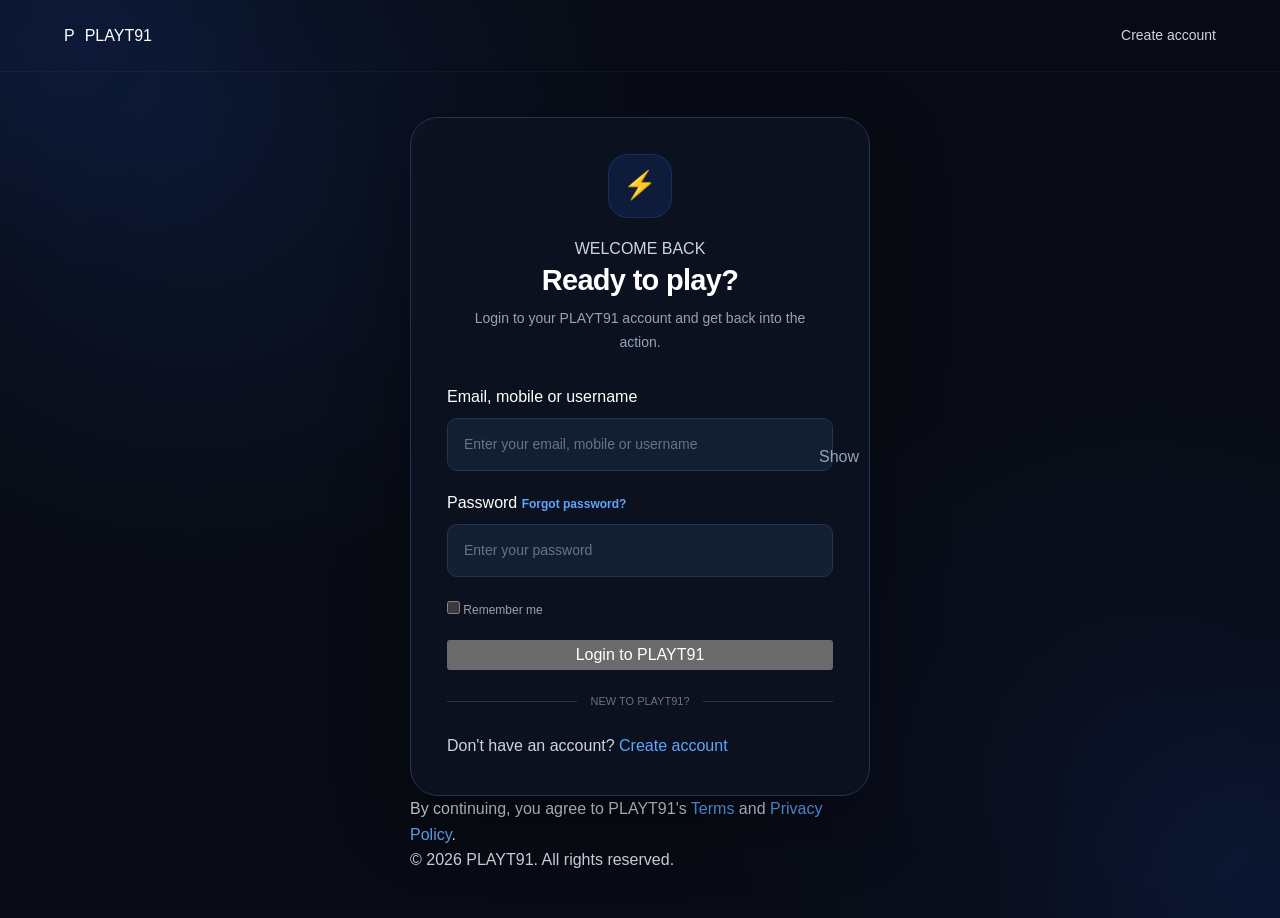
<file: index.html>
<!DOCTYPE html>
<html lang="en">
<head>
  <meta charset="UTF-8">
  <meta
    name="viewport"
    content="width=device-width, initial-scale=1.0"
  >

  <meta name="theme-color" content="#080b13">

  <meta
    name="description"
    content="PLAYT91 - Play, compete and join Free Fire tournaments."
  >

  <title>PLAYT91 - Welcome</title>

  <meta
    http-equiv="refresh"
    content="0; url=auth/login.html"
  >

  <script>
    window.location.replace("auth/login.html");
  </script>
</head>

<body>
  <p>
    Redirecting to PLAYT91...
    <a href="auth/login.html">Continue to login</a>
  </p>
</body>
</html>
</file>
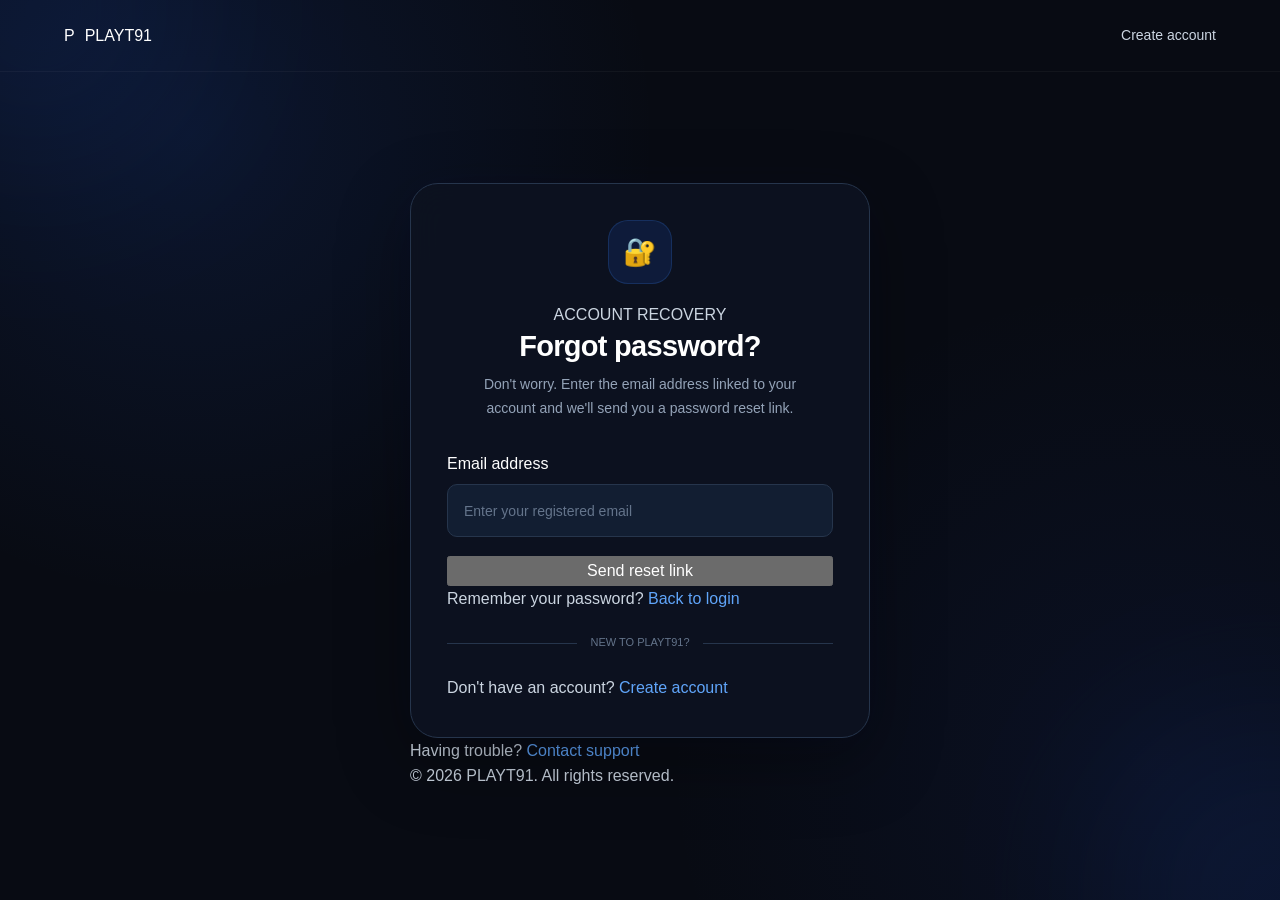
<file: auth/forgot-password.html>
<!DOCTYPE html>
<html lang="en">
<head>
  <meta charset="UTF-8">
  <meta name="viewport" content="width=device-width, initial-scale=1.0">
  <meta name="theme-color" content="#080b13">
  <meta name="description" content="Reset your PLAYT91 account password.">

  <title>Forgot Password | PLAYT91</title>

  <link rel="stylesheet" href="../css/global.css">
  <link rel="stylesheet" href="../css/auth.css">
  <link rel="stylesheet" href="../css/responsive.css">
</head>

<body class="auth-page">

  <div class="auth-background" aria-hidden="true">
    <div class="auth-glow auth-glow-one"></div>
    <div class="auth-glow auth-glow-two"></div>
  </div>

  <header class="auth-header">
    <a href="../index.html" class="auth-brand" aria-label="PLAYT91 home">
      <span class="auth-brand-icon">P</span>
      <span>PLAYT<span class="brand-highlight">91</span></span>
    </a>

    <a href="register.html" class="auth-header-link">
      Create account
    </a>
  </header>

  <main class="auth-main">
    <div class="auth-container">

      <section class="auth-card auth-recovery-card">

        <div class="auth-heading">

          <div class="auth-heading-icon" aria-hidden="true">
            <span>🔐</span>
          </div>

          <p class="auth-eyebrow">ACCOUNT RECOVERY</p>

          <h1 class="auth-title">Forgot password?</h1>

          <p class="auth-subtitle">
            Don't worry. Enter the email address linked to your account
            and we'll send you a password reset link.
          </p>

        </div>

        <div
          id="recoveryMessage"
          class="auth-message"
          role="alert"
          aria-live="polite"
          hidden
        ></div>

        <form id="forgotPasswordForm" class="auth-form" novalidate>

          <div class="auth-field">

            <label for="recoveryEmail">Email address</label>

            <input
              type="email"
              id="recoveryEmail"
              name="email"
              class="auth-input"
              placeholder="Enter your registered email"
              autocomplete="email"
              autocapitalize="none"
              spellcheck="false"
              required
            >

          </div>

          <button
            type="submit"
            id="recoveryButton"
            class="auth-submit-button"
          >
            <span class="auth-button-text">Send reset link</span>

            <span
              class="auth-spinner"
              aria-hidden="true"
              hidden
            ></span>
          </button>

        </form>

        <div class="auth-recovery-help">
          <p>
            Remember your password?
            <a href="login.html">Back to login</a>
          </p>
        </div>

        <div class="auth-divider">
          <span>NEW TO PLAYT91?</span>
        </div>

        <div class="auth-bottom-links">
          <p>
            Don't have an account?
            <a href="register.html">Create account</a>
          </p>
        </div>

      </section>

      <div class="auth-footer">

        <p>
          Having trouble?
          <a href="mailto:support@playt91.com">Contact support</a>
        </p>

        <p class="auth-copyright">
          © 2026 PLAYT91. All rights reserved.
        </p>

      </div>

    </div>
  </main>

  <script type="module" src="../js/auth/forgot-password.js"></script>

</body>
</html>
</file>
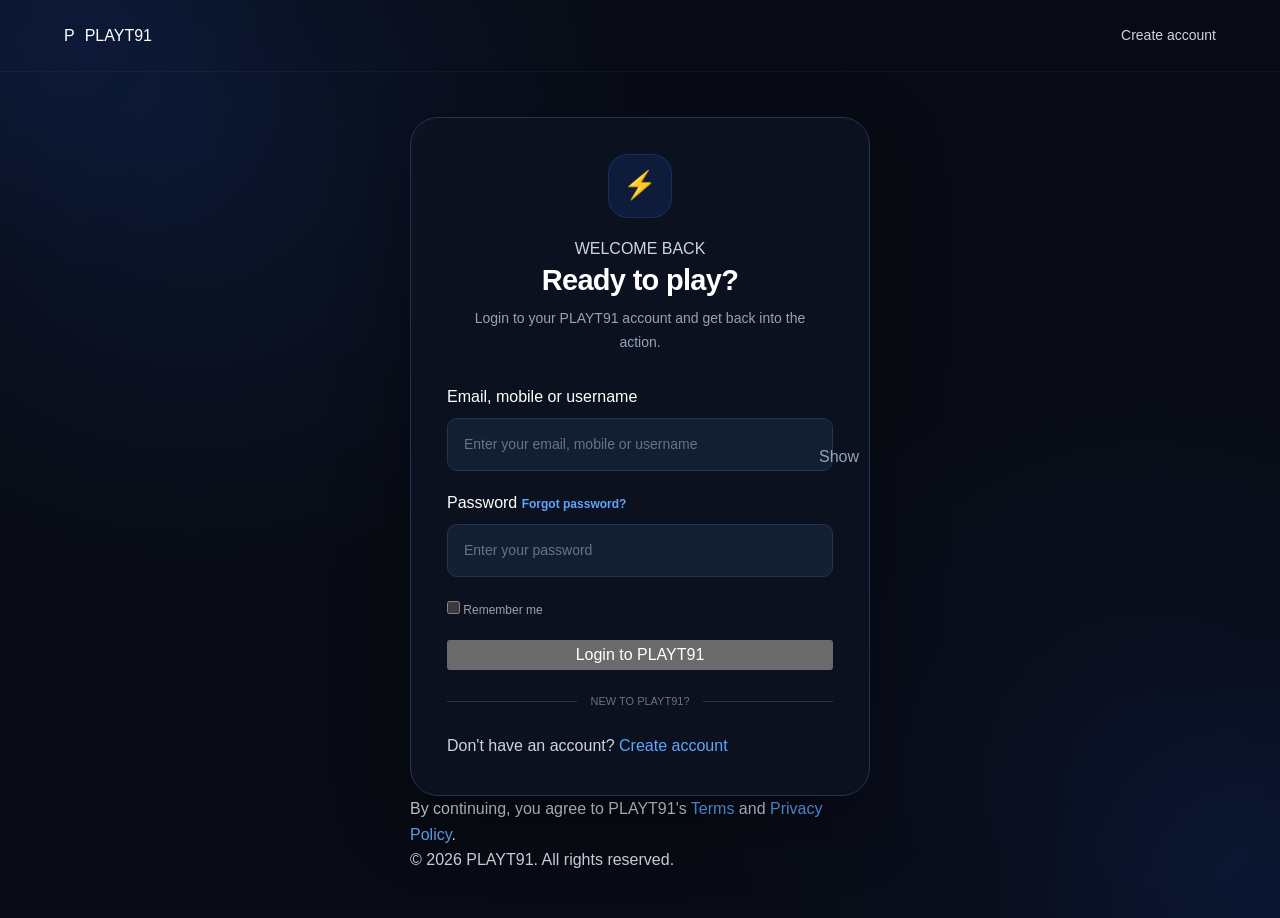
<file: auth/login.html>
<!DOCTYPE html>
<html lang="en">
<head>
  <meta charset="UTF-8">
  <meta name="viewport" content="width=device-width, initial-scale=1.0">
  <meta name="theme-color" content="#080b13">
  <meta name="description" content="Login to PLAYT91 and join Free Fire tournaments.">

  <title>Login | PLAYT91</title>

  <link rel="stylesheet" href="../css/global.css">
  <link rel="stylesheet" href="../css/auth.css">
  <link rel="stylesheet" href="../css/responsive.css">
</head>

<body class="auth-page">

  <div class="auth-background" aria-hidden="true">
    <div class="auth-glow auth-glow-one"></div>
    <div class="auth-glow auth-glow-two"></div>
  </div>

  <header class="auth-header">
    <a href="../index.html" class="auth-brand" aria-label="PLAYT91 home">
      <span class="auth-brand-icon">P</span>
      <span>PLAYT<span class="brand-highlight">91</span></span>
    </a>

    <a href="register.html" class="auth-header-link">
      Create account
    </a>
  </header>

  <main class="auth-main">
    <div class="auth-container">

      <section class="auth-card">

        <div class="auth-heading">
          <div class="auth-heading-icon" aria-hidden="true">
            <span>⚡</span>
          </div>

          <p class="auth-eyebrow">WELCOME BACK</p>

          <h1 class="auth-title">Ready to play?</h1>

          <p class="auth-subtitle">
            Login to your PLAYT91 account and get back into the action.
          </p>
        </div>

        <div
          id="loginMessage"
          class="auth-message"
          role="alert"
          aria-live="polite"
          hidden
        ></div>

        <form id="loginForm" class="auth-form" novalidate>

          <div class="auth-field">
            <label for="loginIdentifier">Email, mobile or username</label>

            <input
              type="text"
              id="loginIdentifier"
              name="identifier"
              class="auth-input"
              placeholder="Enter your email, mobile or username"
              autocomplete="username"
              autocapitalize="none"
              spellcheck="false"
              required
            >
          </div>

          <div class="auth-field">
            <div class="auth-label-row">
              <label for="loginPassword">Password</label>

              <a href="forgot-password.html" class="auth-forgot-link">
                Forgot password?
              </a>
            </div>

            <div class="auth-password-wrapper">
              <input
                type="password"
                id="loginPassword"
                name="password"
                class="auth-input"
                placeholder="Enter your password"
                autocomplete="current-password"
                required
              >

              <button
                type="button"
                class="auth-password-toggle"
                data-password-toggle="loginPassword"
                aria-label="Show password"
                aria-pressed="false"
              >
                Show
              </button>
            </div>
          </div>

          <div class="auth-form-helper">
            <label class="auth-checkbox-label">
              <input
                type="checkbox"
                id="rememberMe"
                name="rememberMe"
              >
              <span>Remember me</span>
            </label>
          </div>

          <button
            type="submit"
            id="loginButton"
            class="auth-submit-button"
          >
            <span class="auth-button-text">Login to PLAYT91</span>
            <span
              class="auth-spinner"
              aria-hidden="true"
              hidden
            ></span>
          </button>

        </form>

        <div class="auth-divider">
          <span>NEW TO PLAYT91?</span>
        </div>

        <div class="auth-bottom-links">
          <p>
            Don't have an account?
            <a href="register.html">Create account</a>
          </p>
        </div>

      </section>

      <div class="auth-footer">
        <p>
          By continuing, you agree to PLAYT91's
          <a href="#" aria-label="Terms and conditions">Terms</a>
          and
          <a href="#" aria-label="Privacy policy">Privacy Policy</a>.
        </p>

        <p class="auth-copyright">
          © 2026 PLAYT91. All rights reserved.
        </p>
      </div>

    </div>
  </main>

  <script type="module" src="../js/auth/login.js"></script>

</body>
</html>
</file>
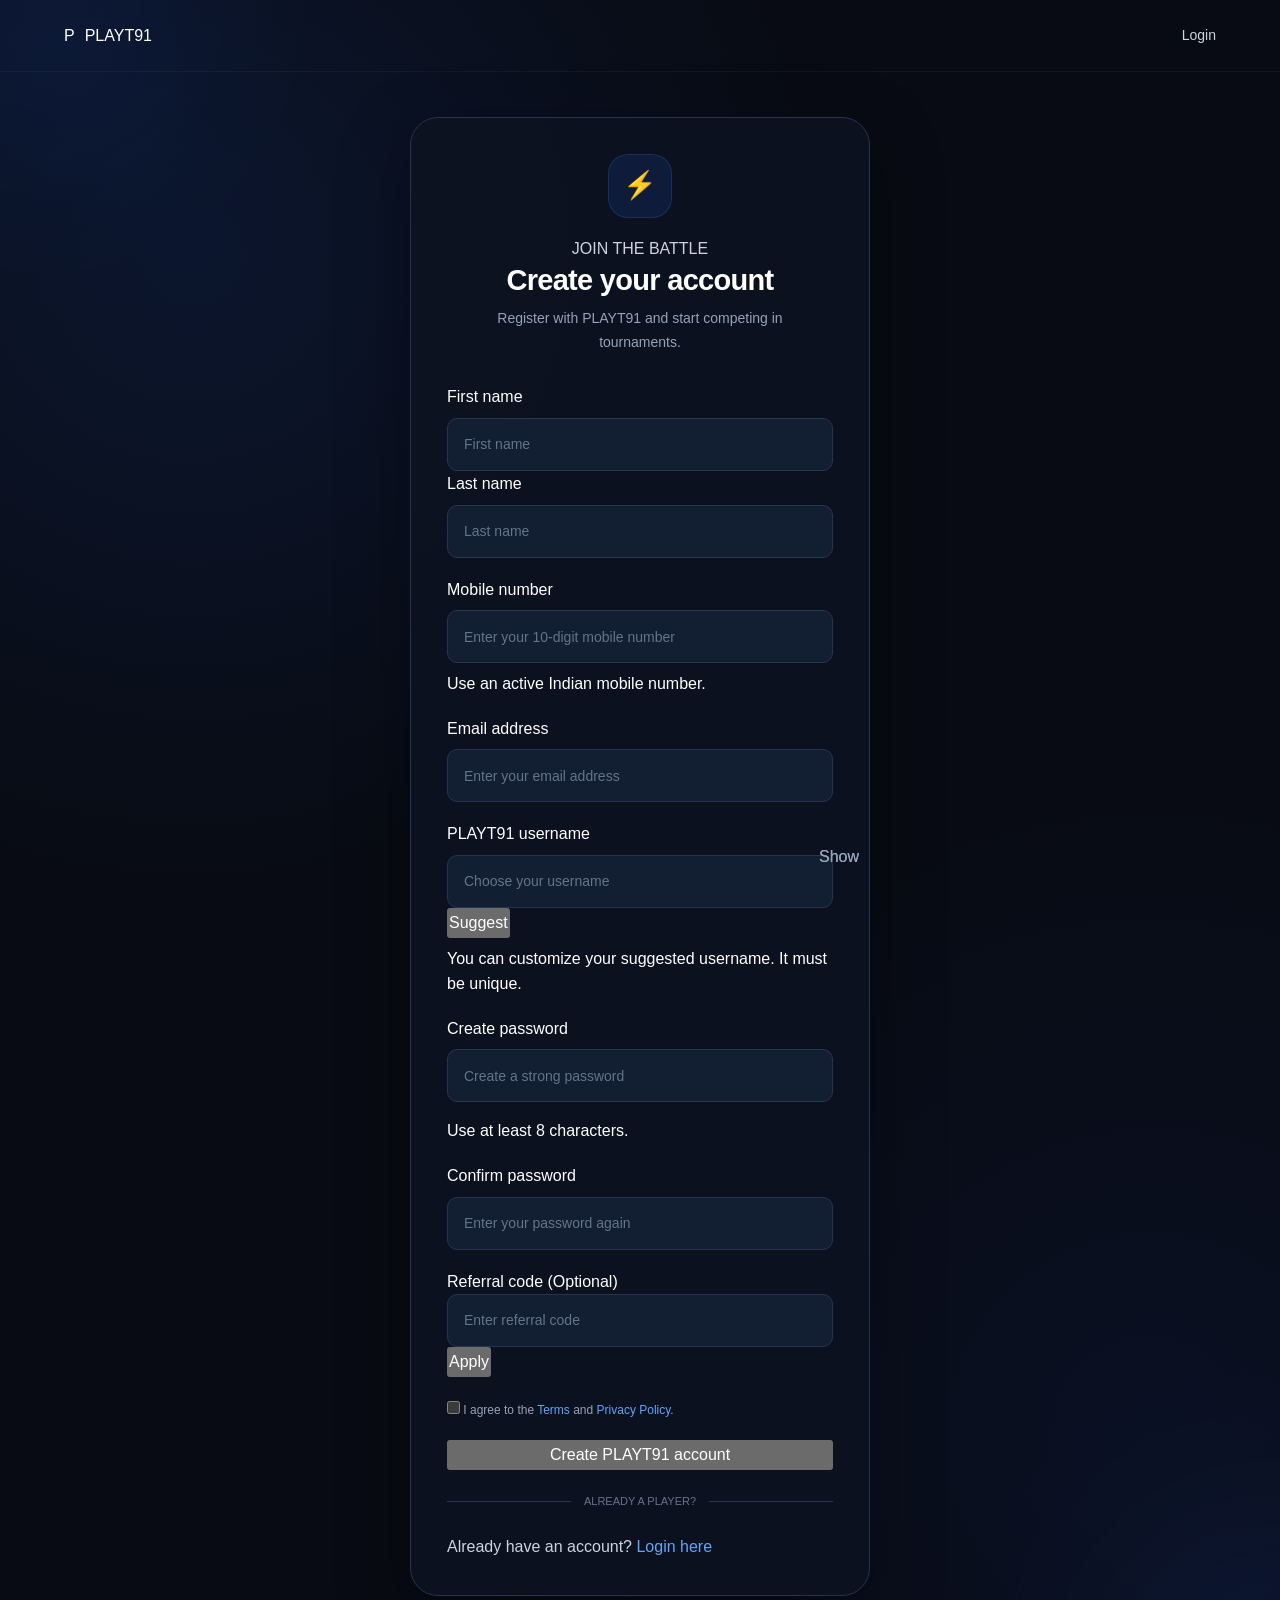
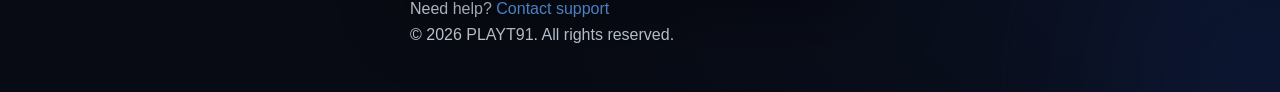
<file: auth/register.html>
<!DOCTYPE html>
<html lang="en">
<head>
  <meta charset="UTF-8">
  <meta name="viewport" content="width=device-width, initial-scale=1.0">
  <meta name="theme-color" content="#080b13">
  <meta name="description" content="Create your PLAYT91 account and join Free Fire tournaments.">

  <title>Create Account | PLAYT91</title>

  <link rel="stylesheet" href="../css/global.css">
  <link rel="stylesheet" href="../css/auth.css">
  <link rel="stylesheet" href="../css/responsive.css">
</head>

<body class="auth-page">

  <div class="auth-background" aria-hidden="true">
    <div class="auth-glow auth-glow-one"></div>
    <div class="auth-glow auth-glow-two"></div>
  </div>

  <header class="auth-header">
    <a href="../index.html" class="auth-brand" aria-label="PLAYT91 home">
      <span class="auth-brand-icon">P</span>
      <span>PLAYT<span class="brand-highlight">91</span></span>
    </a>

    <a href="login.html" class="auth-header-link">
      Login
    </a>
  </header>

  <main class="auth-main">
    <div class="auth-container">

      <section class="auth-card">

        <div class="auth-heading">
          <div class="auth-heading-icon" aria-hidden="true">
            <span>⚡</span>
          </div>

          <p class="auth-eyebrow">JOIN THE BATTLE</p>

          <h1 class="auth-title">Create your account</h1>

          <p class="auth-subtitle">
            Register with PLAYT91 and start competing in tournaments.
          </p>
        </div>

        <div
          id="registerMessage"
          class="auth-message"
          role="alert"
          aria-live="polite"
          hidden
        ></div>

        <form id="registerForm" class="auth-form" novalidate>

          <div class="auth-register-grid">

            <div class="auth-field">
              <label for="firstName">First name</label>

              <input
                type="text"
                id="firstName"
                name="firstName"
                class="auth-input"
                placeholder="First name"
                autocomplete="given-name"
                maxlength="40"
                required
              >
            </div>

            <div class="auth-field">
              <label for="lastName">Last name</label>

              <input
                type="text"
                id="lastName"
                name="lastName"
                class="auth-input"
                placeholder="Last name"
                autocomplete="family-name"
                maxlength="40"
                required
              >
            </div>

          </div>

          <div class="auth-field">
            <label for="registerPhone">Mobile number</label>

            <input
              type="tel"
              id="registerPhone"
              name="phone"
              class="auth-input"
              placeholder="Enter your 10-digit mobile number"
              autocomplete="tel"
              inputmode="numeric"
              maxlength="10"
              required
            >

            <span class="auth-field-hint">
              Use an active Indian mobile number.
            </span>
          </div>

          <div class="auth-field">
            <label for="registerEmail">Email address</label>

            <input
              type="email"
              id="registerEmail"
              name="email"
              class="auth-input"
              placeholder="Enter your email address"
              autocomplete="email"
              autocapitalize="none"
              spellcheck="false"
              required
            >
          </div>

          <div class="auth-field">
            <label for="registerUsername">PLAYT91 username</label>

            <div class="auth-username-wrapper">
              <input
                type="text"
                id="registerUsername"
                name="username"
                class="auth-input"
                placeholder="Choose your username"
                autocomplete="username"
                autocapitalize="none"
                spellcheck="false"
                minlength="3"
                maxlength="20"
                required
              >

              <button
                type="button"
                id="suggestUsernameButton"
                class="auth-username-button"
              >
                Suggest
              </button>
            </div>

            <span class="auth-field-hint">
              You can customize your suggested username. It must be unique.
            </span>
          </div>

          <div class="auth-field">
            <label for="registerPassword">Create password</label>

            <div class="auth-password-wrapper">
              <input
                type="password"
                id="registerPassword"
                name="password"
                class="auth-input"
                placeholder="Create a strong password"
                autocomplete="new-password"
                minlength="8"
                required
              >

              <button
                type="button"
                class="auth-password-toggle"
                data-password-toggle="registerPassword"
                aria-label="Show password"
                aria-pressed="false"
              >
                Show
              </button>
            </div>

            <div
              id="passwordStrength"
              class="auth-password-strength"
              aria-live="polite"
            ></div>

            <span class="auth-field-hint">
              Use at least 8 characters.
            </span>
          </div>

          <div class="auth-field">
            <label for="confirmPassword">Confirm password</label>

            <div class="auth-password-wrapper">
              <input
                type="password"
                id="confirmPassword"
                name="confirmPassword"
                class="auth-input"
                placeholder="Enter your password again"
                autocomplete="new-password"
                minlength="8"
                required
              >

              <button
                type="button"
                class="auth-password-toggle"
                data-password-toggle="confirmPassword"
                aria-label="Show password"
                aria-pressed="false"
              >
                Show
              </button>
            </div>
          </div>

          <div class="auth-referral-section">

            <label for="referralCode">
              Referral code
              <span class="auth-optional">(Optional)</span>
            </label>

            <div class="auth-referral-wrapper">
              <input
                type="text"
                id="referralCode"
                name="referralCode"
                class="auth-input"
                placeholder="Enter referral code"
                autocapitalize="characters"
                maxlength="30"
              >

              <button
                type="button"
                id="applyReferralButton"
                class="auth-referral-button"
              >
                Apply
              </button>
            </div>

            <span
              id="referralMessage"
              class="auth-field-hint"
              aria-live="polite"
            ></span>

          </div>

          <div class="auth-form-helper">

            <label class="auth-checkbox-label">
              <input
                type="checkbox"
                id="acceptTerms"
                name="acceptTerms"
                required
              >

              <span>
                I agree to the
                <a href="#" aria-label="Terms and conditions">Terms</a>
                and
                <a href="#" aria-label="Privacy policy">Privacy Policy</a>.
              </span>
            </label>

          </div>

          <button
            type="submit"
            id="registerButton"
            class="auth-submit-button"
          >
            <span class="auth-button-text">Create PLAYT91 account</span>

            <span
              class="auth-spinner"
              aria-hidden="true"
              hidden
            ></span>
          </button>

        </form>

        <div class="auth-divider">
          <span>ALREADY A PLAYER?</span>
        </div>

        <div class="auth-bottom-links">
          <p>
            Already have an account?
            <a href="login.html">Login here</a>
          </p>
        </div>

      </section>

      <div class="auth-footer">
        <p>
          Need help?
          <a href="mailto:support@playt91.com">Contact support</a>
        </p>

        <p class="auth-copyright">
          © 2026 PLAYT91. All rights reserved.
        </p>
      </div>

    </div>
  </main>

  <script type="module" src="../js/auth/register.js"></script>

</body>
</html>
</file>
<file: css/global.css>
/* ==========================================
   PLAYT91 - GLOBAL DESIGN SYSTEM
   Version: 1.0
========================================== */

/* 1. COLOR SYSTEM */
:root {
  color-scheme: dark;

  --blue-50: #eff6ff;
  --blue-100: #dbeafe;
  --blue-200: #bfdbfe;
  --blue-300: #93c5fd;
  --blue-400: #60a5fa;
  --blue-500: #3b82f6;
  --blue-600: #2563eb;
  --blue-700: #1d4ed8;
  --blue-800: #1e40af;
  --blue-900: #1e3a8a;

  --white: #ffffff;
  --white-soft: #f8fafc;
  --white-muted: #e2e8f0;

  --black: #000000;
  --black-soft: #080b13;
  --black-card: #0d1320;
  --black-elevated: #111c30;

  --gray-100: #f1f5f9;
  --gray-200: #e2e8f0;
  --gray-300: #cbd5e1;
  --gray-400: #94a3b8;
  --gray-500: #64748b;
  --gray-600: #475569;
  --gray-700: #334155;
  --gray-800: #1e293b;
  --gray-900: #0f172a;

  --success: #22c55e;
  --warning: #f59e0b;
  --danger: #ef4444;
  --info: #38bdf8;

  /* 2. BACKGROUNDS */
  --bg-primary: var(--black-soft);
  --bg-secondary: var(--black-card);
  --bg-tertiary: var(--black-elevated);
  --bg-input: #121e32;

  /* 3. TEXT */
  --text-primary: var(--white);
  --text-secondary: var(--gray-300);
  --text-muted: var(--gray-400);
  --text-disabled: var(--gray-600);

  /* 4. BRAND */
  --brand-primary: var(--blue-600);
  --brand-hover: var(--blue-500);
  --brand-active: var(--blue-700);
  --brand-light: var(--blue-400);

  /* 5. BORDERS */
  --border-color: #26354c;
  --border-light: #34445d;
  --border-focus: var(--blue-500);

  /* 6. TYPOGRAPHY */
  --font-primary: "Inter", "Segoe UI",
                  Roboto, Arial, sans-serif;

  --font-size-xs: 0.75rem;
  --font-size-sm: 0.875rem;
  --font-size-base: 1rem;
  --font-size-lg: 1.125rem;
  --font-size-xl: 1.25rem;
  --font-size-2xl: 1.5rem;
  --font-size-3xl: 1.875rem;
  --font-size-4xl: 2.25rem;

  /* 7. SPACING */
  --space-1: 4px;
  --space-2: 8px;
  --space-3: 12px;
  --space-4: 16px;
  --space-5: 20px;
  --space-6: 24px;
  --space-8: 32px;
  --space-10: 40px;
  --space-12: 48px;
  --space-16: 64px;

  /* 8. RADIUS */
  --radius-sm: 6px;
  --radius-md: 10px;
  --radius-lg: 16px;
  --radius-xl: 22px;
  --radius-2xl: 28px;
  --radius-full: 999px;

  /* 9. SHADOWS */
  --shadow-sm: 0 2px 8px rgba(0,0,0,.2);
  --shadow-md: 0 8px 24px rgba(0,0,0,.3);
  --shadow-lg: 0 16px 48px rgba(0,0,0,.4);

  --shadow-blue:
    0 8px 24px rgba(37,99,235,.22);

  /* 10. TRANSITIONS */
  --transition-fast: 150ms ease;
  --transition-normal: 250ms ease;
  --transition-slow: 400ms ease;

  /* 11. LAYOUT */
  --container-width: 1200px;
  --auth-width: 460px;
  --header-height: 72px;
}

/* ==========================================
   RESET
========================================== */

*,
*::before,
*::after {
  margin: 0;
  padding: 0;
  box-sizing: border-box;
}

html {
  scroll-behavior: smooth;
  -webkit-text-size-adjust: 100%;
}

body {
  min-height: 100vh;
  background: var(--bg-primary);
  color: var(--text-primary);
  font-family: var(--font-primary);
  font-size: var(--font-size-base);
  line-height: 1.6;
  overflow-x: hidden;
  -webkit-font-smoothing: antialiased;
}

button,
input,
textarea,
select {
  font: inherit;
}

button {
  cursor: pointer;
}

button:disabled {
  cursor: not-allowed;
  opacity: .55;
}

a {
  color: var(--blue-400);
  text-decoration: none;
  transition: color var(--transition-fast);
}

a:hover {
  color: var(--blue-300);
}

img,
svg {
  display: block;
  max-width: 100%;
}

ul,
ol {
  list-style: none;
}

::selection {
  background: var(--blue-600);
  color: var(--white);
}

/* ==========================================
   SCROLLBAR
========================================== */

::-webkit-scrollbar {
  width: 7px;
  height: 7px;
}

::-webkit-scrollbar-track {
  background: var(--bg-primary);
}

::-webkit-scrollbar-thumb {
  background: var(--gray-700);
  border-radius: var(--radius-full);
}

::-webkit-scrollbar-thumb:hover {
  background: var(--blue-600);
}

/* ==========================================
   TYPOGRAPHY
========================================== */

h1,
h2,
h3,
h4,
h5,
h6 {
  color: var(--text-primary);
  font-weight: 700;
  line-height: 1.25;
}

h1 {
  font-size: var(--font-size-4xl);
}

h2 {
  font-size: var(--font-size-3xl);
}

h3 {
  font-size: var(--font-size-2xl);
}

h4 {
  font-size: var(--font-size-xl);
}

p {
  color: var(--text-secondary);
}

small {
  font-size: var(--font-size-xs);
}

/* ==========================================
   COMMON LAYOUT
========================================== */

.container {
  width: min(
    calc(100% - 40px),
    var(--container-width)
  );
  margin-inline: auto;
}

.flex {
  display: flex;
}

.flex-center {
  display: flex;
  align-items: center;
  justify-content: center;
}

.flex-between {
  display: flex;
  align-items: center;
  justify-content: space-between;
}

.flex-column {
  display: flex;
  flex-direction: column;
}

.grid {
  display: grid;
}

.hidden {
  display: none !important;
}

.text-center {
  text-align: center;
}

.text-left {
  text-align: left;
}

.text-right {
  text-align: right;
}

/* ==========================================
   BUTTONS
========================================== */

.btn {
  display: inline-flex;
  align-items: center;
  justify-content: center;
  gap: 10px;

  min-height: 48px;
  padding: 12px 22px;

  border: 1px solid transparent;
  border-radius: var(--radius-md);

  font-size: var(--font-size-sm);
  font-weight: 700;

  transition:
    background var(--transition-normal),
    border-color var(--transition-normal),
    transform var(--transition-fast),
    box-shadow var(--transition-normal);

  cursor: pointer;
}

.btn:active:not(:disabled) {
  transform: scale(.98);
}

.btn-primary {
  background: var(--brand-primary);
  color: var(--white);
  box-shadow: var(--shadow-blue);
}

.btn-primary:hover:not(:disabled) {
  background: var(--brand-hover);
  color: var(--white);
}

.btn-secondary {
  background: var(--bg-tertiary);
  color: var(--text-primary);
  border-color: var(--border-color);
}

.btn-secondary:hover:not(:disabled) {
  background: var(--gray-800);
  border-color: var(--blue-500);
}

.btn-outline {
  background: transparent;
  color: var(--blue-400);
  border-color: var(--blue-600);
}

.btn-outline:hover:not(:disabled) {
  background: rgba(37,99,235,.12);
}

.btn-full {
  width: 100%;
}

.btn-sm {
  min-height: 36px;
  padding: 8px 14px;
  font-size: var(--font-size-xs);
}

/* ==========================================
   FORM ELEMENTS
========================================== */

.form-group {
  display: flex;
  flex-direction: column;
  gap: 8px;
  width: 100%;
}

.form-label {
  color: var(--text-secondary);
  font-size: var(--font-size-sm);
  font-weight: 600;
}

.form-control {
  width: 100%;
  min-height: 50px;
  padding: 12px 15px;

  background: var(--bg-input);
  color: var(--text-primary);

  border: 1px solid var(--border-color);
  border-radius: var(--radius-md);

  outline: none;

  transition:
    border-color var(--transition-normal),
    box-shadow var(--transition-normal);
}

.form-control::placeholder {
  color: var(--gray-500);
}

.form-control:focus {
  border-color: var(--border-focus);
  box-shadow: 0 0 0 3px rgba(59,130,246,.14);
}

.form-control:disabled {
  opacity: .6;
  cursor: not-allowed;
}

.form-control.is-invalid {
  border-color: var(--danger);
}

.form-control.is-valid {
  border-color: var(--success);
}

.form-error {
  color: var(--danger);
  font-size: var(--font-size-xs);
}

.form-success {
  color: var(--success);
  font-size: var(--font-size-xs);
}

/* ==========================================
   CARDS
========================================== */

.card {
  background: var(--bg-secondary);
  border: 1px solid var(--border-color);
  border-radius: var(--radius-xl);
  box-shadow: var(--shadow-md);
}

.card-interactive {
  transition:
    transform var(--transition-normal),
    border-color var(--transition-normal),
    box-shadow var(--transition-normal);
}

.card-interactive:hover {
  transform: translateY(-3px);
  border-color: var(--blue-600);
  box-shadow: var(--shadow-blue);
}

/* ==========================================
   BADGES
========================================== */

.badge {
  display: inline-flex;
  align-items: center;
  justify-content: center;

  padding: 4px 10px;

  border-radius: var(--radius-full);

  font-size: var(--font-size-xs);
  font-weight: 700;
}

.badge-blue {
  background: rgba(37,99,235,.16);
  color: var(--blue-300);
}

.badge-success {
  background: rgba(34,197,94,.12);
  color: var(--success);
}

.badge-danger {
  background: rgba(239,68,68,.12);
  color: var(--danger);
}

/* ==========================================
   ACCESSIBILITY
========================================== */

:focus-visible {
  outline: 2px solid var(--blue-400);
  outline-offset: 3px;
}

.visually-hidden {
  position: absolute;
  width: 1px;
  height: 1px;
  padding: 0;
  margin: -1px;
  overflow: hidden;
  clip: rect(0,0,0,0);
  white-space: nowrap;
  border: 0;
}

/* ==========================================
   ANIMATIONS
========================================== */

@keyframes fadeIn {
  from {
    opacity: 0;
  }

  to {
    opacity: 1;
  }
}

@keyframes slideUp {
  from {
    opacity: 0;
    transform: translateY(16px);
  }

  to {
    opacity: 1;
    transform: translateY(0);
  }
}

@keyframes pulseBlue {
  0%, 100% {
    box-shadow: 0 0 0 0 rgba(59,130,246,0);
  }

  50% {
    box-shadow: 0 0 20px rgba(59,130,246,.18);
  }
}

.animate-fade {
  animation: fadeIn .4s ease both;
}

.animate-slide {
  animation: slideUp .4s ease both;
}

/* ==========================================
   REDUCED MOTION
========================================== */

@media (prefers-reduced-motion: reduce) {
  *,
  *::before,
  *::after {
    scroll-behavior: auto !important;
    animation-duration: .01ms !important;
    animation-iteration-count: 1 !important;
    transition-duration: .01ms !important;
  }
}
</file>
<file: css/auth.css>
/* ==========================================
   PLAYT91 - AUTHENTICATION DESIGN
   Version: 1.0
========================================== */

/* AUTHENTICATION PAGE */

.auth-page {
  min-height: 100vh;
  display: flex;
  flex-direction: column;
  position: relative;
  overflow: hidden;

  background:
    radial-gradient(
      circle at 15% 15%,
      rgba(37,99,235,.12),
      transparent 35%
    ),
    radial-gradient(
      circle at 90% 85%,
      rgba(30,64,175,.10),
      transparent 35%
    ),
    var(--bg-primary);
}

/* BACKGROUND DECORATION */

.auth-background {
  position: absolute;
  inset: 0;
  pointer-events: none;
  overflow: hidden;
}

.auth-glow {
  position: absolute;
  width: 320px;
  height: 320px;
  border-radius: 50%;
  filter: blur(100px);
  opacity: .12;
  background: var(--blue-600);
}

.auth-glow-one {
  top: -150px;
  left: -120px;
}

.auth-glow-two {
  right: -150px;
  bottom: -150px;
}

/* HEADER */

.auth-header {
  width: 100%;
  min-height: var(--header-height);
  padding: 16px 5%;
  display: flex;
  align-items: center;
  justify-content: space-between;

  position: relative;
  z-index: 2;

  border-bottom: 1px solid rgba(255,255,255,.04);
}

.auth-brand {
  display: inline-flex;
  align-items: center;
  gap: 10px;
  color: var(--white);
}

.auth-brand:hover {
  color: var(--white);
}

.auth-brand-logo {
  width: 42px;
  height: 42px;
  object-fit: contain;
}

.auth-brand-name {
  font-size: 22px;
  font-weight: 900;
  letter-spacing: 1.5px;
  color: var(--white);
}

.auth-brand-name span {
  color: var(--blue-400);
}

.auth-header-link {
  color: var(--text-secondary);
  font-size: var(--font-size-sm);
}

.auth-header-link a {
  font-weight: 700;
  margin-left: 5px;
}

/* MAIN CONTENT */

.auth-main {
  flex: 1;
  display: flex;
  align-items: center;
  justify-content: center;

  padding: 45px 20px;
  position: relative;
  z-index: 1;
}

.auth-container {
  width: 100%;
  max-width: var(--auth-width);
  margin: auto;
  animation: slideUp .45s ease both;
}

/* AUTH CARD */

.auth-card {
  width: 100%;
  padding: 36px;

  background: rgba(13,19,32,.94);
  border: 1px solid var(--border-color);
  border-radius: var(--radius-2xl);

  box-shadow:
    0 24px 70px rgba(0,0,0,.35),
    0 0 40px rgba(37,99,235,.04);

  backdrop-filter: blur(18px);
}

.auth-card-wide {
  max-width: 560px;
}

/* HEADING */

.auth-heading {
  text-align: center;
  margin-bottom: 30px;
}

.auth-heading-icon {
  width: 64px;
  height: 64px;
  margin: 0 auto 18px;

  display: flex;
  align-items: center;
  justify-content: center;

  border-radius: 20px;

  background: rgba(37,99,235,.13);
  border: 1px solid rgba(59,130,246,.2);

  color: var(--blue-400);
  font-size: 27px;
}

.auth-title {
  font-size: 29px;
  font-weight: 800;
  letter-spacing: -.7px;
  margin-bottom: 9px;
}

.auth-subtitle {
  max-width: 350px;
  margin: auto;

  color: var(--text-muted);
  font-size: var(--font-size-sm);
  line-height: 1.7;
}

/* FORM */

.auth-form {
  display: flex;
  flex-direction: column;
  gap: 19px;
}

.auth-field {
  display: flex;
  flex-direction: column;
  gap: 8px;
}

.auth-label {
  color: var(--text-secondary);
  font-size: 13px;
  font-weight: 650;
}

.auth-required {
  color: var(--danger);
  margin-left: 3px;
}

.auth-input-wrapper {
  position: relative;
  width: 100%;
}

.auth-input {
  width: 100%;
  min-height: 53px;

  padding: 14px 16px;

  background: var(--bg-input);
  color: var(--white);

  border: 1px solid var(--border-color);
  border-radius: var(--radius-md);

  outline: none;
  font-size: var(--font-size-sm);

  transition:
    border-color var(--transition-normal),
    background var(--transition-normal),
    box-shadow var(--transition-normal);
}

.auth-input::placeholder {
  color: var(--gray-500);
}

.auth-input:hover {
  border-color: var(--border-light);
}

.auth-input:focus {
  background: #14223a;
  border-color: var(--blue-500);

  box-shadow:
    0 0 0 3px rgba(59,130,246,.12);
}

.auth-input.is-invalid {
  border-color: var(--danger);
}

.auth-input.is-valid {
  border-color: var(--success);
}

/* PASSWORD INPUT */

.auth-input-password {
  padding-right: 52px;
}

.auth-password-toggle {
  position: absolute;
  top: 50%;
  right: 14px;
  transform: translateY(-50%);

  display: flex;
  align-items: center;
  justify-content: center;

  width: 32px;
  height: 32px;

  border: none;
  background: transparent;
  color: var(--gray-400);

  font-size: 16px;

  transition: color var(--transition-fast);
}

.auth-password-toggle:hover {
  color: var(--blue-400);
}

.auth-password-toggle:focus-visible {
  outline: 2px solid var(--blue-400);
  border-radius: 6px;
}

/* PASSWORD STRENGTH */

.password-strength {
  display: flex;
  flex-direction: column;
  gap: 7px;
  margin-top: 3px;
}

.password-strength-bars {
  display: flex;
  gap: 5px;
}

.password-strength-bar {
  height: 4px;
  flex: 1;

  background: var(--gray-700);
  border-radius: var(--radius-full);

  transition: background var(--transition-normal);
}

.password-strength-bar.weak {
  background: var(--danger);
}

.password-strength-bar.medium {
  background: var(--warning);
}

.password-strength-bar.strong {
  background: var(--success);
}

.password-strength-text {
  color: var(--text-muted);
  font-size: 11px;
}

/* FIELD HELPERS */

.auth-field-helper {
  font-size: 11px;
  color: var(--text-muted);
  line-height: 1.5;
}

.auth-error {
  display: none;
  color: var(--danger);
  font-size: 12px;
}

.auth-error.show {
  display: block;
}

.auth-success {
  display: none;
  color: var(--success);
  font-size: 12px;
}

.auth-success.show {
  display: block;
}

/* FORGOT PASSWORD */

.auth-forgot-row {
  display: flex;
  align-items: center;
  justify-content: flex-end;
  margin-top: -7px;
}

.auth-forgot-link {
  font-size: 12px;
  font-weight: 650;
  color: var(--blue-400);
}

.auth-forgot-link:hover {
  color: var(--blue-300);
  text-decoration: underline;
}

/* CHECKBOX */

.auth-checkbox-row {
  display: flex;
  align-items: flex-start;
  gap: 10px;
}

.auth-checkbox {
  width: 17px;
  height: 17px;
  flex-shrink: 0;
  margin-top: 3px;

  accent-color: var(--blue-600);
  cursor: pointer;
}

.auth-checkbox-label {
  color: var(--text-muted);
  font-size: 12px;
  line-height: 1.6;
}

/* PRIMARY ACTION */

.auth-submit {
  width: 100%;
  min-height: 54px;

  display: flex;
  align-items: center;
  justify-content: center;
  gap: 10px;

  border: 1px solid transparent;
  border-radius: var(--radius-md);

  background: linear-gradient(
    135deg,
    var(--blue-600),
    var(--blue-700)
  );

  color: var(--white);
  font-size: 14px;
  font-weight: 750;
  letter-spacing: .3px;

  box-shadow: 0 8px 24px rgba(37,99,235,.2);

  transition:
    transform var(--transition-fast),
    background var(--transition-normal),
    box-shadow var(--transition-normal);
}

.auth-submit:hover:not(:disabled) {
  background: linear-gradient(
    135deg,
    var(--blue-500),
    var(--blue-600)
  );

  box-shadow: 0 10px 28px rgba(37,99,235,.32);
  transform: translateY(-1px);
}

.auth-submit:active:not(:disabled) {
  transform: scale(.985);
}

.auth-submit:disabled {
  opacity: .65;
  cursor: not-allowed;
}

/* LOADING SPINNER */

.auth-spinner {
  width: 18px;
  height: 18px;

  border: 2px solid rgba(255,255,255,.35);
  border-top-color: var(--white);

  border-radius: 50%;
  animation: authSpin .7s linear infinite;
}

@keyframes authSpin {
  to {
    transform: rotate(360deg);
  }
}

/* DIVIDER */

.auth-divider {
  display: flex;
  align-items: center;
  gap: 13px;

  margin: 23px 0;

  color: var(--gray-500);
  font-size: 11px;
}

.auth-divider::before,
.auth-divider::after {
  content: "";
  flex: 1;
  height: 1px;
  background: var(--border-color);
}

/* BOTTOM LINKS */

.auth-footer-text {
  margin-top: 24px;
  text-align: center;

  color: var(--text-muted);
  font-size: 13px;
}

.auth-footer-text a {
  color: var(--blue-400);
  font-weight: 750;
  margin-left: 4px;
}

.auth-footer-text a:hover {
  color: var(--blue-300);
}

/* REGISTRATION GRID */

.auth-form-grid {
  display: grid;
  grid-template-columns: repeat(2, minmax(0, 1fr));
  gap: 17px;
}

.auth-form-grid .full-width {
  grid-column: 1 / -1;
}

/* REFERRAL SECTION */

.auth-referral {
  padding: 17px;

  background: rgba(37,99,235,.06);
  border: 1px solid rgba(59,130,246,.16);

  border-radius: var(--radius-lg);
}

.auth-referral-header {
  display: flex;
  align-items: center;
  justify-content: space-between;
  gap: 10px;

  margin-bottom: 12px;
}

.auth-referral-title {
  color: var(--text-primary);
  font-size: 13px;
  font-weight: 700;
}

.auth-referral-optional {
  color: var(--gray-400);
  font-size: 10px;
}

.auth-referral-row {
  display: flex;
  gap: 9px;
}

.auth-referral-row .auth-input {
  min-width: 0;
}

.auth-referral-row .btn {
  flex-shrink: 0;
}

/* NOTIFICATION AREA */

.auth-message {
  display: none;

  padding: 13px 15px;
  border-radius: var(--radius-md);

  font-size: 12px;
  line-height: 1.5;

  animation: fadeIn .2s ease both;
}

.auth-message.show {
  display: block;
}

.auth-message.info {
  color: var(--info);
  background: rgba(56,189,248,.09);
  border: 1px solid rgba(56,189,248,.2);
}

.auth-message.success {
  color: var(--success);
  background: rgba(34,197,94,.09);
  border: 1px solid rgba(34,197,94,.2);
}

.auth-message.error {
  color: #fca5a5;
  background: rgba(239,68,68,.09);
  border: 1px solid rgba(239,68,68,.2);
}

/* HELP SECTION */

.auth-help {
  margin-top: 22px;
  padding: 15px;

  background: var(--bg-tertiary);
  border: 1px solid var(--border-color);
  border-radius: var(--radius-md);

  text-align: center;
}

.auth-help p {
  color: var(--text-muted);
  font-size: 12px;
}

.auth-help a {
  font-weight: 700;
}

/* RECOVERY PAGE */

.auth-recovery-icon {
  width: 72px;
  height: 72px;

  display: flex;
  align-items: center;
  justify-content: center;

  margin: 0 auto 20px;

  background: rgba(37,99,235,.13);
  border: 1px solid rgba(59,130,246,.22);
  border-radius: 50%;

  color: var(--blue-400);
  font-size: 29px;
}

.auth-recovery-note {
  margin-top: 15px;
  padding: 13px;

  border-radius: var(--radius-md);
  background: rgba(37,99,235,.08);

  color: var(--text-muted);
  font-size: 11px;
  line-height: 1.7;
}

/* FOOTER */

.auth-bottom-footer {
  position: relative;
  z-index: 1;

  padding: 20px;

  border-top: 1px solid rgba(255,255,255,.04);

  text-align: center;
}

.auth-bottom-footer p {
  color: var(--gray-500);
  font-size: 11px;
}

/* ANIMATIONS */

@keyframes authFade {
  from {
    opacity: 0;
  }

  to {
    opacity: 1;
  }
}

.auth-fade-in {
  animation: authFade .35s ease both;
}

/* ==========================================
   END OF AUTHENTICATION DESIGN
========================================== */
</file>
<file: css/responsive.css>
/* ==========================================
   PLAYT91 - RESPONSIVE DESIGN
   Version: 1.0
========================================== */

/* TABLETS AND SMALL LAPTOPS */

@media (max-width: 900px) {

  :root {
    --auth-width: 440px;
    --header-height: 66px;
  }

  .auth-main {
    padding: 35px 20px;
  }

  .auth-card {
    padding: 30px;
  }

}

/* TABLETS AND LARGE PHONES */

@media (max-width: 650px) {

  :root {
    --font-size-4xl: 2rem;
    --font-size-3xl: 1.65rem;
  }

  .auth-header {
    min-height: 62px;
    padding: 12px 20px;
  }

  .auth-brand-logo {
    width: 36px;
    height: 36px;
  }

  .auth-brand-name {
    font-size: 19px;
  }

  .auth-header-link {
    font-size: 12px;
  }

  .auth-main {
    padding: 30px 16px;
  }

  .auth-container {
    max-width: 460px;
  }

  .auth-card {
    padding: 26px 22px;
    border-radius: 20px;
  }

  .auth-title {
    font-size: 25px;
  }

  .auth-heading {
    margin-bottom: 25px;
  }

  .auth-form {
    gap: 17px;
  }

  .auth-input {
    min-height: 51px;
  }

  .auth-submit {
    min-height: 52px;
  }

  .auth-bottom-footer {
    padding: 17px;
  }

}

/* SMALL MOBILE PHONES */

@media (max-width: 400px) {

  .auth-header {
    padding: 11px 14px;
  }

  .auth-brand {
    gap: 7px;
  }

  .auth-brand-name {
    font-size: 17px;
    letter-spacing: 1px;
  }

  .auth-header-link {
    font-size: 11px;
  }

  .auth-main {
    padding: 22px 12px;
  }

  .auth-card {
    padding: 23px 17px;
    border-radius: 17px;
  }

  .auth-title {
    font-size: 23px;
  }

  .auth-subtitle {
    font-size: 12px;
  }

  .auth-heading-icon {
    width: 56px;
    height: 56px;
    font-size: 23px;
  }

  .auth-form {
    gap: 15px;
  }

  .auth-input {
    min-height: 49px;
    padding: 12px;
    font-size: 13px;
  }

  .auth-submit {
    min-height: 49px;
    font-size: 13px;
  }

  .auth-footer-text {
    font-size: 12px;
  }

  .auth-form-grid {
    grid-template-columns: 1fr;
    gap: 15px;
  }

  .auth-form-grid .full-width {
    grid-column: auto;
  }

  .auth-referral {
    padding: 13px;
  }

  .auth-referral-row {
    flex-direction: column;
  }

  .auth-referral-row .btn {
    width: 100%;
  }

}

/* EXTRA SMALL SCREENS */

@media (max-width: 320px) {

  .auth-card {
    padding: 19px 13px;
  }

  .auth-brand-name {
    font-size: 15px;
  }

  .auth-header-link {
    font-size: 10px;
  }

  .auth-title {
    font-size: 21px;
  }

  .auth-input {
    padding: 10px;
  }

  .auth-password-toggle {
    right: 8px;
  }

}

/* LANDSCAPE MOBILE */

@media (
  max-height: 550px
) and (
  orientation: landscape
) {

  .auth-main {
    align-items: flex-start;
    padding-top: 20px;
    padding-bottom: 20px;
  }

  .auth-heading {
    margin-bottom: 18px;
  }

  .auth-heading-icon {
    width: 46px;
    height: 46px;
    margin-bottom: 10px;
  }

  .auth-title {
    font-size: 22px;
  }

  .auth-card {
    padding: 23px;
  }

}

/* TOUCH DEVICES */

@media (hover: none) {

  .card-interactive:hover {
    transform: none;
  }

  .auth-submit:hover {
    transform: none;
  }

}

/* HIGH CONTRAST */

@media (prefers-contrast: more) {

  .auth-input {
    border-color: var(--gray-400);
  }

  .auth-card {
    border-color: var(--gray-400);
  }

  .auth-subtitle,
  .auth-footer-text,
  .auth-label {
    color: var(--white);
  }

}

/* PRINT */

@media print {

  .auth-background,
  .auth-header,
  .auth-bottom-footer {
    display: none;
  }

}

/* ==========================================
   END OF RESPONSIVE DESIGN
========================================== */
</file>
